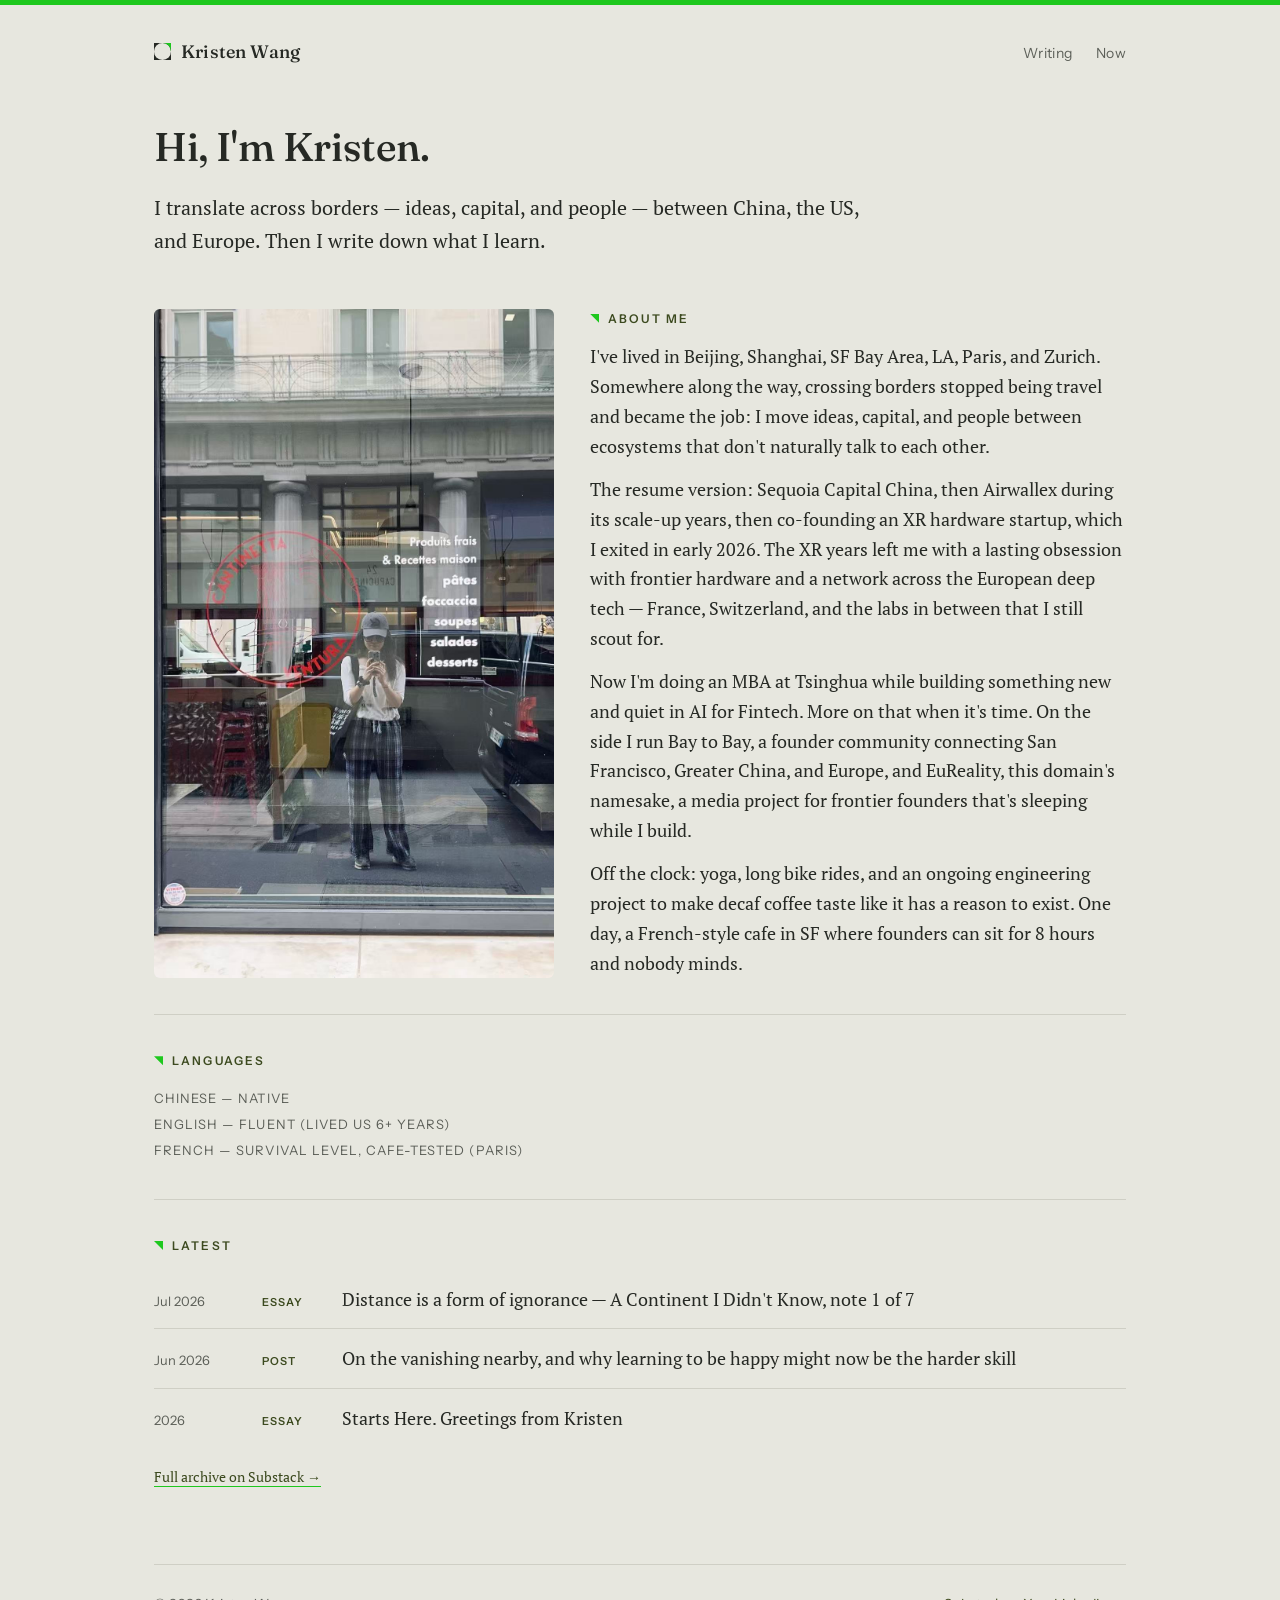
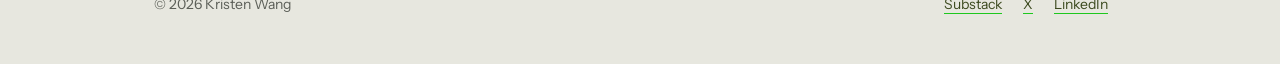
<file: index.html>
<!DOCTYPE html>
<html lang="en">
<head>
<meta charset="UTF-8">
<meta name="viewport" content="width=device-width, initial-scale=1.0">
<title>Kristen Wang</title>
<meta name="description" content="Kristen Wang translates across borders — ideas, capital, and people — between China, the US, and Europe. Then she writes down what she learns.">
<link rel="preconnect" href="https://fonts.googleapis.com">
<link rel="preconnect" href="https://fonts.gstatic.com" crossorigin>
<link href="https://fonts.googleapis.com/css2?family=Fraunces:opsz,wght@9..144,400;9..144,500&family=Instrument+Sans:wght@400;600&family=PT+Serif:ital,wght@0,400;0,700;1,400&display=swap" rel="stylesheet">
<link rel="icon" type="image/svg+xml" href="favicon.svg">
<link rel="stylesheet" href="style.css">
</head>
<body>
<div class="wrap">

<header>
  <a class="wordmark" href="index.html">Kristen Wang</a>
  <nav>
    <a href="writing.html">Writing</a>
    <a href="now.html">Now</a>
  </nav>
</header>

<div class="hero">
  <h1>Hi, I'm Kristen.</h1>
  <p class="lede">I translate across borders — ideas, capital, and people — between China, the US, and Europe. Then I write down what I learn.</p>
</div>

<main>

<section class="about">
  <img class="portrait" src="photo.jpg" alt="Kristen Wang">
  <div>
    <p class="eyebrow">About me</p>
    <p>I've lived in Beijing, Shanghai, SF Bay Area, LA, Paris, and Zurich. Somewhere along the way, crossing borders stopped being travel and became the job: I move ideas, capital, and people between ecosystems that don't naturally talk to each other.</p>
    <p>The resume version: Sequoia Capital China, then Airwallex during its scale-up years, then co-founding an XR hardware startup, which I exited in early 2026. The XR years left me with a lasting obsession with frontier hardware and a network across the European deep tech — France, Switzerland, and the labs in between that I still scout for.</p>
    <p>Now I'm doing an MBA at Tsinghua while building something new and quiet in AI for Fintech. More on that when it's time. On the side I run Bay to Bay, a founder community connecting San Francisco, Greater China, and Europe, and EuReality, this domain's namesake, a media project for frontier founders that's sleeping while I build.</p>
    <p>Off the clock: yoga, long bike rides, and an ongoing engineering project to make decaf coffee taste like it has a reason to exist. One day, a French-style cafe in SF where founders can sit for 8 hours and nobody minds.</p>
  </div>
</section>

<section>
  <p class="eyebrow">Languages</p>
  <p class="langs">CHINESE — NATIVE <br>
  ENGLISH — FLUENT (LIVED US 6+ YEARS)<br>
  FRENCH — SURVIVAL LEVEL, CAFE-TESTED (PARIS)</p>
</section>

<section>
  <p class="eyebrow">Latest</p>
  <ul class="feed">
    <li>
      <a class="item" href="https://krisgrace.substack.com">
        <span class="date">Jul 2026</span>
        <span class="tag">Essay</span>
        <span class="title">Distance is a form of ignorance — A Continent I Didn't Know, note 1 of 7</span>
      </a>
    </li>
    <li>
      <a class="item" href="https://x.com/Krisdy_/status/2072361024884453430">
        <span class="date">Jun 2026</span>
        <span class="tag">Post</span>
        <span class="title">On the vanishing nearby, and why learning to be happy might now be the harder skill</span>
      </a>
    </li>
    <li>
      <a class="item" href="https://krisgrace.substack.com/p/starts-here-greetings-from-kristen">
        <span class="date">2026</span>
        <span class="tag">Essay</span>
        <span class="title">Starts Here. Greetings from Kristen</span>
      </a>
    </li>
  </ul>
  <p class="small" style="margin-top:18px"><a href="https://krisgrace.substack.com">Full archive on Substack →</a></p>
</section>

</main>

<footer>
  <span>© 2026 Kristen Wang</span>
  <span class="links">
    <a href="https://krisgrace.substack.com">Substack</a>
    <a href="https://x.com/Krisdy_">X</a>
    <a href="https://www.linkedin.com/in/kristen-wang-0b706227">LinkedIn</a>
  </span>
</footer>

</div>
</body>
</html>
</file>
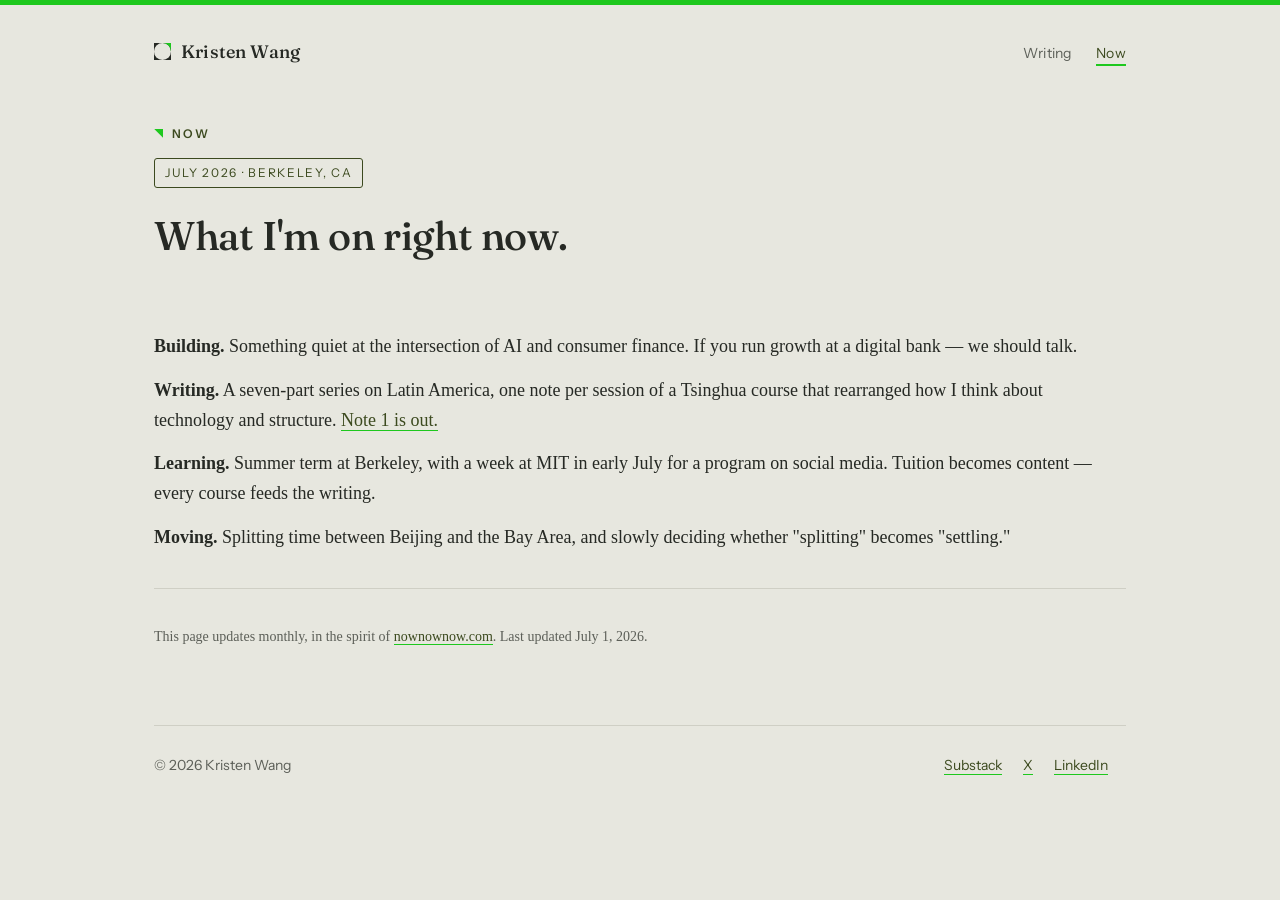
<file: now.html>
<!DOCTYPE html>
<html lang="en">
<head>
<meta charset="UTF-8">
<meta name="viewport" content="width=device-width, initial-scale=1.0">
<title>Now — Kristen Wang</title>
<meta name="description" content="What Kristen Wang is focused on right now. Updated monthly.">
<link rel="preconnect" href="https://fonts.googleapis.com">
<link rel="preconnect" href="https://fonts.gstatic.com" crossorigin>
<link href="https://fonts.googleapis.com/css2?family=Fraunces:opsz,wght@9..144,400;9..144,500&family=Instrument+Sans:wght@400;600&family=Noto+Serif+SC:wght@400;500&display=swap" rel="stylesheet">
<link rel="icon" type="image/svg+xml" href="favicon.svg">
<link rel="stylesheet" href="style.css">
</head>
<body>
<div class="wrap">

<header>
  <a class="wordmark" href="index.html">Kristen Wang</a>
  <nav>
    <a href="writing.html">Writing</a>
    <a href="now.html" aria-current="page">Now</a>
  </nav>
</header>

<div class="hero">
  <p class="eyebrow">Now</p>
  <span class="stamp">July 2026 · Berkeley, CA</span>
  <h1>What I'm on right now.</h1>
</div>

<main>

<section>
  <p><strong>Building.</strong> Something quiet at the intersection of AI and consumer finance. If you run growth at a digital bank — we should talk.</p>
  <p><strong>Writing.</strong> A seven-part series on Latin America, one note per session of a Tsinghua course that rearranged how I think about technology and structure. <a href="writing.html">Note 1 is out.</a></p>
  <p><strong>Learning.</strong> Summer term at Berkeley, with a week at MIT in early July for a program on social media. Tuition becomes content — every course feeds the writing.</p>
  <p><strong>Moving.</strong> Splitting time between Beijing and the Bay Area, and slowly deciding whether "splitting" becomes "settling."</p>
</section>

<section>
  <p class="small muted">This page updates monthly, in the spirit of <a href="https://nownownow.com/about">nownownow.com</a>. Last updated July 1, 2026.</p>
</section>

</main>

<footer>
  <span>© 2026 Kristen Wang</span>
  <span class="links">
    <a href="https://krisgrace.substack.com">Substack</a>
    <a href="https://x.com/Krisdy_">X</a>
    <a href="https://www.linkedin.com/in/kristen-wang-0b706227">LinkedIn</a>
  </span>
</footer>

</div>
</body>
</html>
</file>
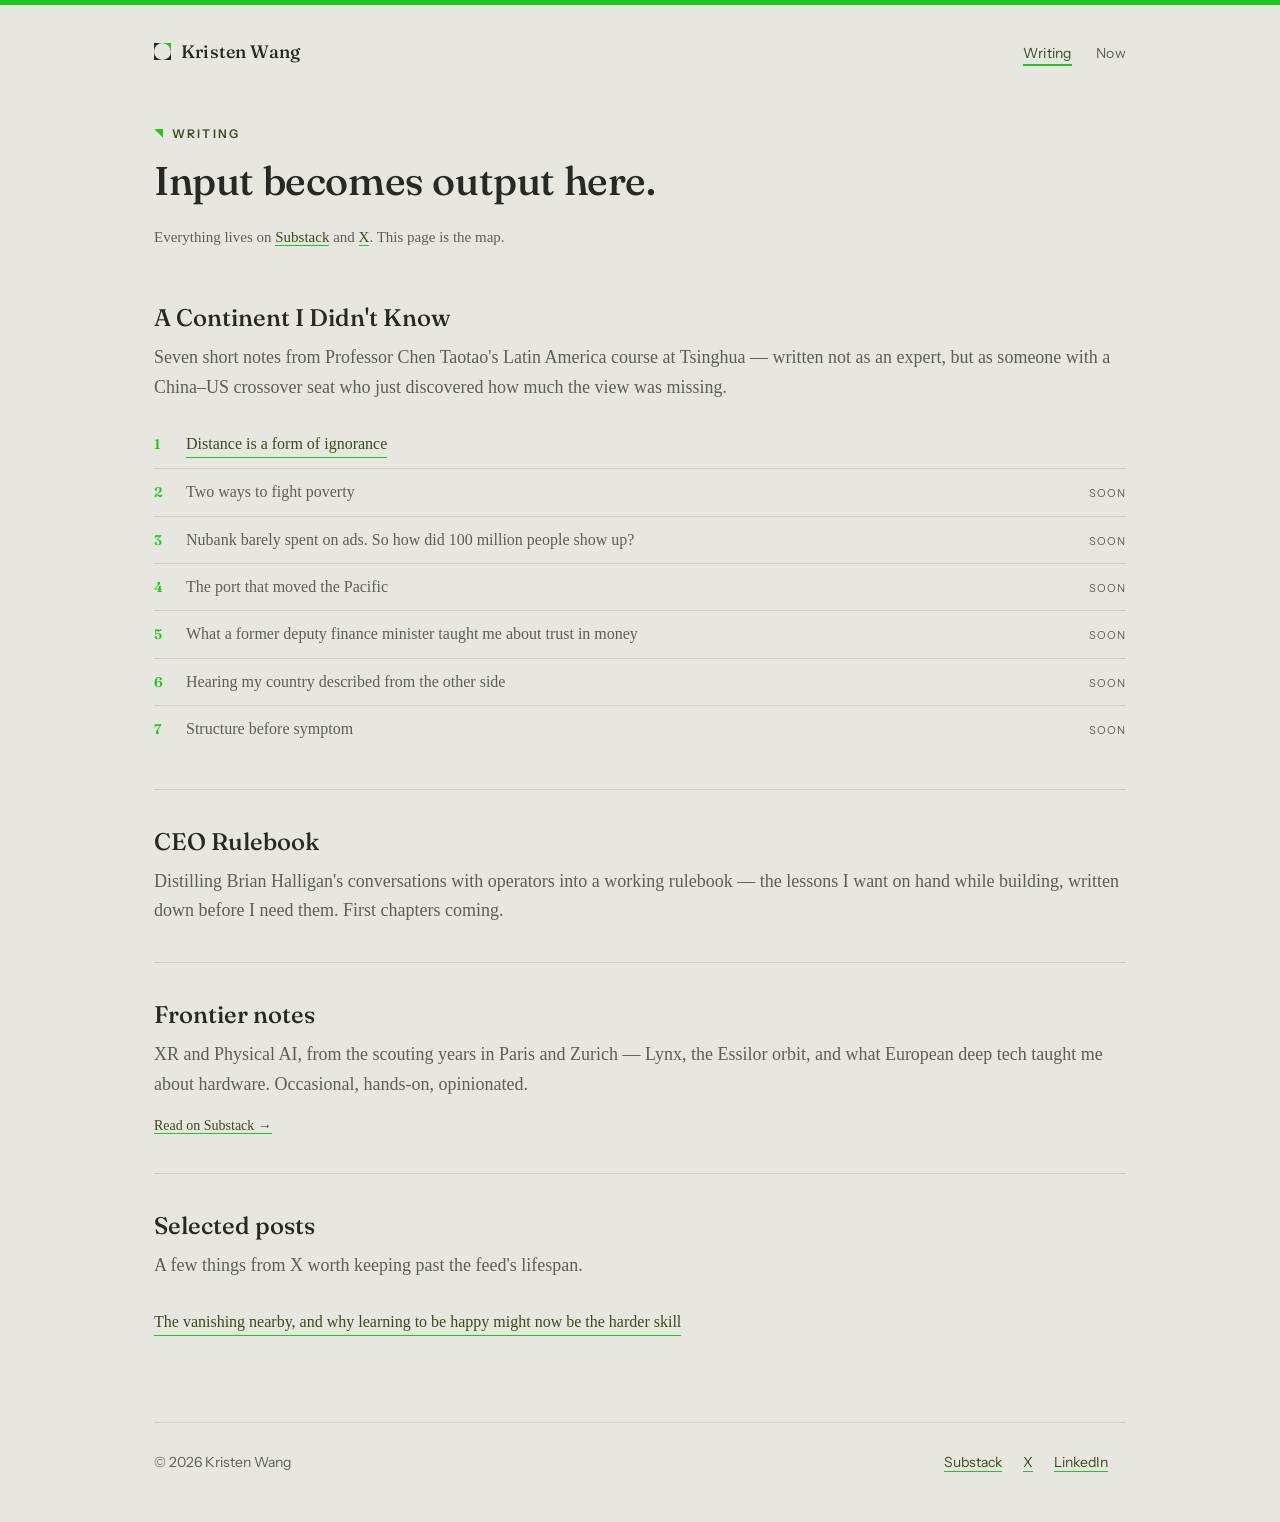
<file: writing.html>
<!DOCTYPE html>
<html lang="en">
<head>
<meta charset="UTF-8">
<meta name="viewport" content="width=device-width, initial-scale=1.0">
<title>Writing — Kristen Wang</title>
<meta name="description" content="Essays, the CEO Rulebook series, frontier notes on XR and Physical AI, and selected posts. Everything lives on Substack and X — this page is the map.">
<link rel="preconnect" href="https://fonts.googleapis.com">
<link rel="preconnect" href="https://fonts.gstatic.com" crossorigin>
<link href="https://fonts.googleapis.com/css2?family=Fraunces:opsz,wght@9..144,400;9..144,500&family=Instrument+Sans:wght@400;600&family=Noto+Serif+SC:wght@400;500&display=swap" rel="stylesheet">
<link rel="icon" type="image/svg+xml" href="favicon.svg">
<link rel="stylesheet" href="style.css">
</head>
<body>
<div class="wrap">

<header>
  <a class="wordmark" href="index.html">Kristen Wang</a>
  <nav>
    <a href="writing.html" aria-current="page">Writing</a>
    <a href="now.html">Now</a>
  </nav>
</header>

<div class="hero">
  <p class="eyebrow">Writing</p>
  <h1>Input becomes output here.</h1>
  <p class="sub">Everything lives on <a href="https://krisgrace.substack.com">Substack</a> and <a href="https://x.com/Krisdy_">X</a>. This page is the map.</p>
</div>

<main>

<section>
  <h2>A Continent I Didn't Know</h2>
  <p class="muted">Seven short notes from Professor Chen Taotao's Latin America course at Tsinghua — written not as an expert, but as someone with a China–US crossover seat who just discovered how much the view was missing.</p>
  <ol class="series-list">
    <li><span class="n">1</span><a href="https://krisgrace.substack.com">Distance is a form of ignorance</a></li>
    <li><span class="n">2</span><span class="soon">Two ways to fight poverty</span><span class="soon-tag">soon</span></li>
    <li><span class="n">3</span><span class="soon">Nubank barely spent on ads. So how did 100 million people show up?</span><span class="soon-tag">soon</span></li>
    <li><span class="n">4</span><span class="soon">The port that moved the Pacific</span><span class="soon-tag">soon</span></li>
    <li><span class="n">5</span><span class="soon">What a former deputy finance minister taught me about trust in money</span><span class="soon-tag">soon</span></li>
    <li><span class="n">6</span><span class="soon">Hearing my country described from the other side</span><span class="soon-tag">soon</span></li>
    <li><span class="n">7</span><span class="soon">Structure before symptom</span><span class="soon-tag">soon</span></li>
  </ol>
</section>

<section>
  <h2>CEO Rulebook</h2>
  <p class="muted">Distilling Brian Halligan's conversations with operators into a working rulebook — the lessons I want on hand while building, written down before I need them. First chapters coming.</p>
</section>

<section>
  <h2>Frontier notes</h2>
  <p class="muted">XR and Physical AI, from the scouting years in Paris and Zurich — Lynx, the Essilor orbit, and what European deep tech taught me about hardware. Occasional, hands-on, opinionated.</p>
  <p class="small"><a href="https://krisgrace.substack.com">Read on Substack →</a></p>
</section>

<section>
  <h2>Selected posts</h2>
  <p class="muted">A few things from X worth keeping past the feed's lifespan.</p>
  <ul class="series-list">
    <li><a href="https://x.com/Krisdy_/status/2072361024884453430">The vanishing nearby, and why learning to be happy might now be the harder skill</a></li>
  </ul>
</section>

</main>

<footer>
  <span>© 2026 Kristen Wang</span>
  <span class="links">
    <a href="https://krisgrace.substack.com">Substack</a>
    <a href="https://x.com/Krisdy_">X</a>
    <a href="https://www.linkedin.com/in/kristen-wang-0b706227">LinkedIn</a>
  </span>
</footer>

</div>
</body>
</html>
</file>
<file: style.css>
:root {
  --paper: #E7E7DF;
  --ink: #262924;
  --muted: #5C5F58;
  --green: #3C4A1F;
  --spark: #1EC81E;
  --line: #CFCFC5;
  --serif: "Fraunces", serif;
  --sans: "Instrument Sans", -apple-system, sans-serif;
  --body: "PT Serif", "Lucida Bright", Georgia, serif;
}

* { margin: 0; padding: 0; box-sizing: border-box; }

html { scroll-behavior: smooth; }
@media (prefers-reduced-motion: reduce) { html { scroll-behavior: auto; } }

body {
  background: var(--paper);
  color: var(--ink);
  font-family: var(--body);
  font-size: 18px;
  line-height: 1.65;
  -webkit-font-smoothing: antialiased;
}

.wrap { max-width: 1020px; margin: 0 auto; padding: 0 24px; }

header {
  display: flex; justify-content: space-between; align-items: baseline;
  padding: 32px 0 0;
}
.wordmark {
  font-family: var(--serif); font-weight: 500; font-size: 18px;
  color: var(--ink); text-decoration: none; letter-spacing: 0.01em;
}
.wordmark .cn { font-size: 15px; color: var(--muted); margin-left: 6px; }
nav a {
  font-size: 14px; color: var(--muted); text-decoration: none;
  margin-left: 20px; letter-spacing: 0.02em;
}
nav a:hover, nav a[aria-current="page"] { color: var(--green); }
nav a[aria-current="page"] { border-bottom: 2px solid var(--spark); padding-bottom: 2px; }

.eyebrow {
  font-size: 12px; letter-spacing: 0.18em; text-transform: uppercase;
  color: var(--green); font-weight: 600; margin-bottom: 14px;
}
.eyebrow .cn {
  letter-spacing: 0.3em; margin-left: 8px; font-weight: 400;
  color: var(--muted); text-transform: none;
}

h1 {
  font-family: var(--serif); font-weight: 500; font-size: 40px;
  line-height: 1.2; letter-spacing: -0.01em; margin-bottom: 20px;
}
h2 {
  font-family: var(--serif); font-weight: 500; font-size: 24px;
  line-height: 1.3; margin-bottom: 10px;
}

.hero { padding: 56px 0 16px; }
.hero p.lede { font-size: 20px; color: var(--ink); max-width: 720px; }
.hero p.sub { font-size: 15px; color: var(--muted); margin-top: 16px; }

main { padding-bottom: 40px; }
section { padding: 36px 0; border-top: 1px solid var(--line); }
section:first-of-type { border-top: none; }

p + p { margin-top: 14px; }
.muted { color: var(--muted); }
.small { font-size: 14px; }

a { color: var(--green); text-decoration: none; border-bottom: 1px solid var(--spark); transition: background 0.15s, border-color 0.15s; }
a:hover { background: rgba(30, 200, 30, 0.14); }
a:focus-visible { outline: 2px solid var(--spark); outline-offset: 2px; }
header a, .feed a.item { border-bottom: none; }

.feed { list-style: none; }
.feed li { border-bottom: 1px solid var(--line); }
.feed li:last-child { border-bottom: none; }
.feed a.item {
  display: grid; grid-template-columns: 92px 64px 1fr;
  gap: 16px; align-items: baseline; padding: 16px 0; color: var(--ink);
}
.feed a.item:hover .title { color: var(--green); }
.feed .date { font-size: 13px; color: var(--muted); }
.feed .tag {
  font-size: 11px; letter-spacing: 0.1em; text-transform: uppercase;
  color: var(--green); font-weight: 600;
}
.feed .title { font-size: 18px; line-height: 1.45; }

.series-list { list-style: none; margin-top: 18px; }
.series-list li {
  display: flex; gap: 14px; align-items: baseline;
  padding: 10px 0; border-bottom: 1px solid var(--line); font-size: 16px;
}
.series-list li:last-child { border-bottom: none; }
.series-list .n {
  font-family: var(--serif); color: var(--muted); font-size: 14px;
  min-width: 18px;
}
.series-list .soon { color: var(--muted); }
.series-list .soon-tag {
  font-size: 11px; color: var(--muted); letter-spacing: 0.08em;
  text-transform: uppercase; margin-left: auto; white-space: nowrap;
}

.stamp {
  display: inline-block; font-size: 12px; letter-spacing: 0.14em;
  text-transform: uppercase; color: var(--green);
  border: 1px solid var(--green); border-radius: 3px;
  padding: 4px 10px; margin-bottom: 24px;
}

footer {
  border-top: 1px solid var(--line);
  padding: 28px 0 48px; display: flex; justify-content: space-between;
  align-items: baseline; flex-wrap: wrap; gap: 12px;
  font-size: 14px; color: var(--muted);
}
footer .links a { margin-right: 18px; }

@media (max-width: 560px) {
  h1 { font-size: 32px; }
  .hero { padding: 56px 0 12px; }
  .feed a.item { grid-template-columns: 78px 1fr; }
  .feed .tag { display: none; }
  nav a { margin-left: 14px; }
}

.about { display: grid; grid-template-columns: 400px 1fr; gap: 36px; align-items: stretch; }
.portrait {
  width: 100%; height: 100%; min-height: 520px; object-fit: cover;
  border-radius: 6px; background: var(--line);
}
.langs { font-size: 13px; letter-spacing: 0.08em; line-height: 2; color: var(--muted); }
@media (max-width: 560px) {
  .about { grid-template-columns: 1fr; }
  .portrait { width: 100%; max-width: 360px; height: auto; }
}

nav a, .eyebrow, .feed .tag, .feed .date, .stamp, .langs, footer, .series-list .soon-tag { font-family: var(--sans); }

/* --- brand presence layer --- */

/* signal-green brand bar across the very top */
body { border-top: 5px solid var(--spark); }

/* text selection in brand green */
::selection { background: var(--spark); color: var(--ink); }

/* green wedge marker before eyebrows, echoing the logo corner */
.eyebrow::before {
  content: ""; display: inline-block; width: 9px; height: 9px;
  background: var(--spark); margin-right: 9px;
  clip-path: polygon(0 0, 100% 0, 100% 100%);
}

/* logo mark in the header, pure CSS so HTML files stay untouched */
.wordmark::before {
  content: ""; display: inline-block; width: 17px; height: 17px;
  margin-right: 10px; vertical-align: -2px;
  background-image: url("data:image/svg+xml,%3Csvg xmlns='http://www.w3.org/2000/svg' viewBox='0 0 100 100'%3E%3Crect width='100' height='100' fill='%23262924'/%3E%3Ccircle cx='50' cy='50' r='50' fill='%23E6E6DE'/%3E%3Cpath d='M50 0 A50 50 0 0 1 100 50 L100 0 Z' fill='%231EC81E'/%3E%3C/svg%3E");
  background-size: contain;
}

/* series numbers in signal green */
.series-list .n { color: var(--spark); font-weight: 600; }

/* feed hover: green edge slide-in */
.feed a.item { transition: padding-left 0.15s, box-shadow 0.15s; }
.feed a.item:hover { box-shadow: inset 3px 0 0 var(--spark); padding-left: 12px; }
</file>
